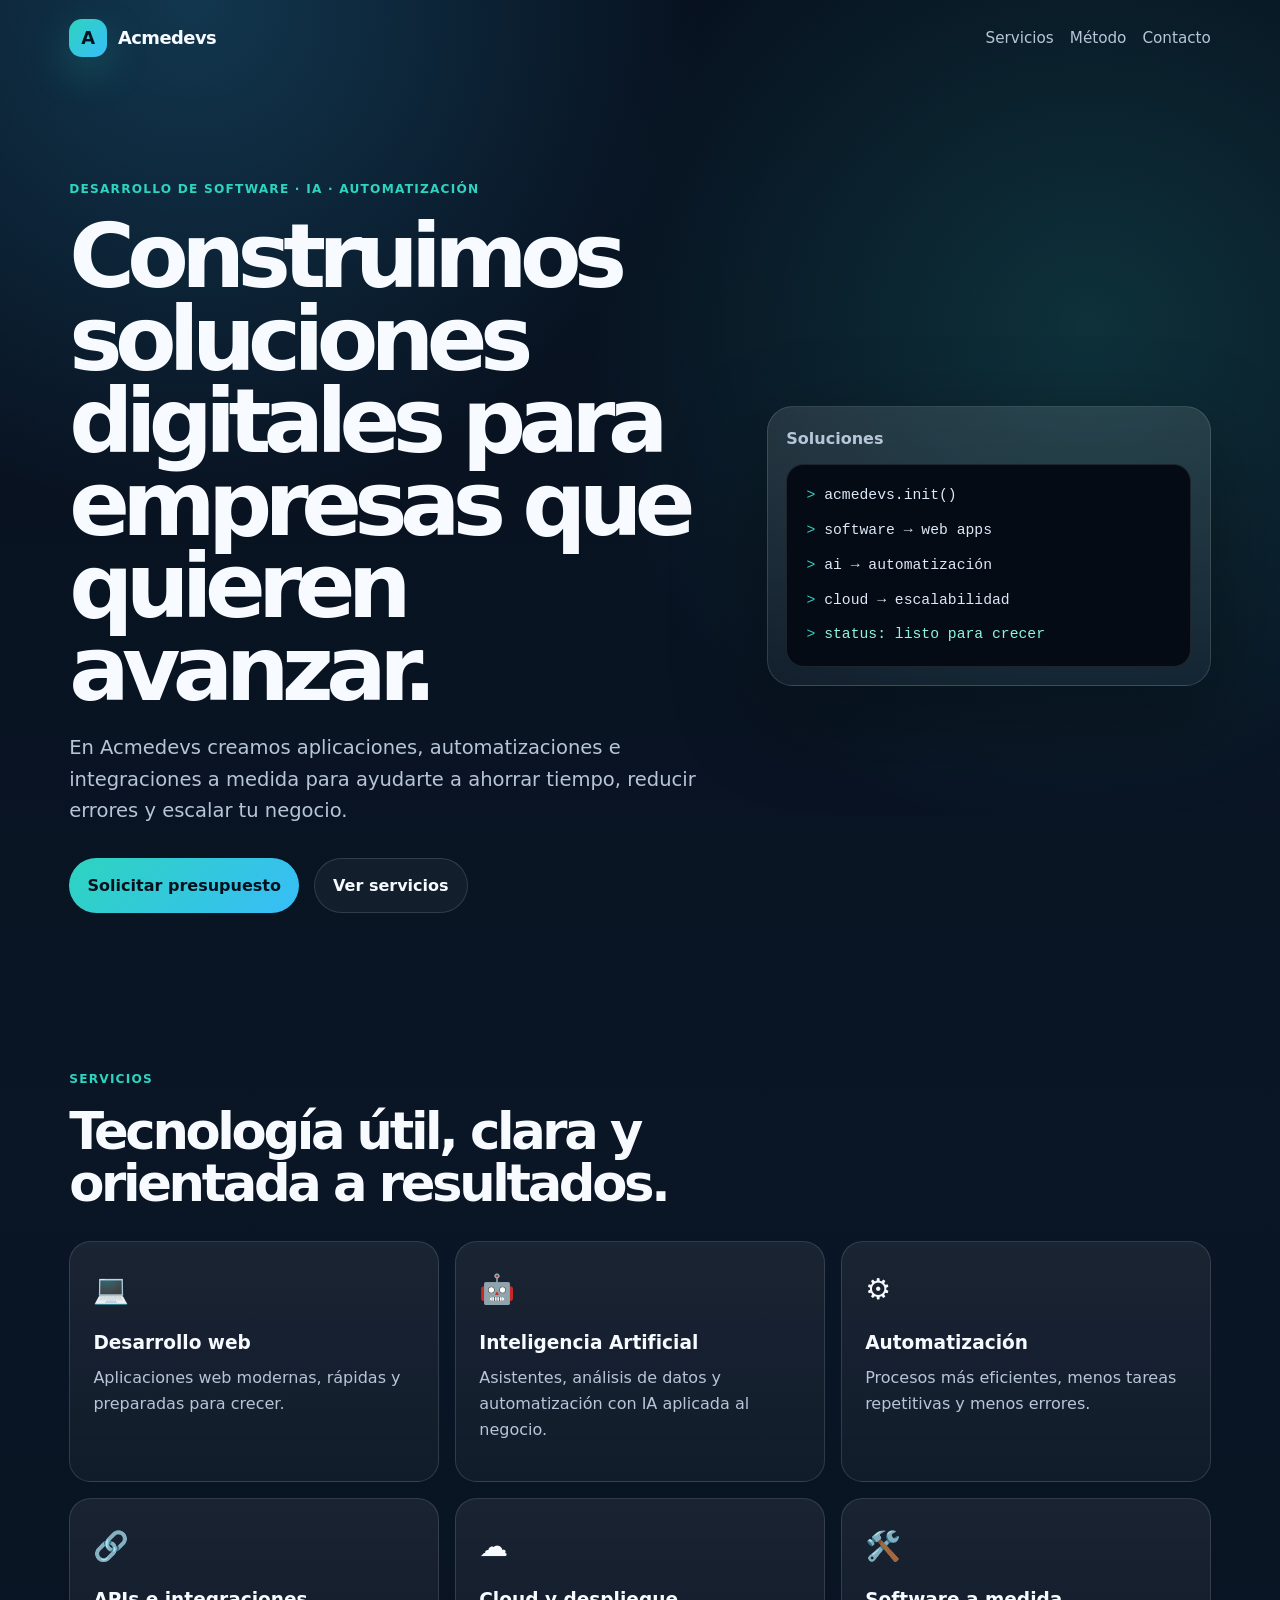
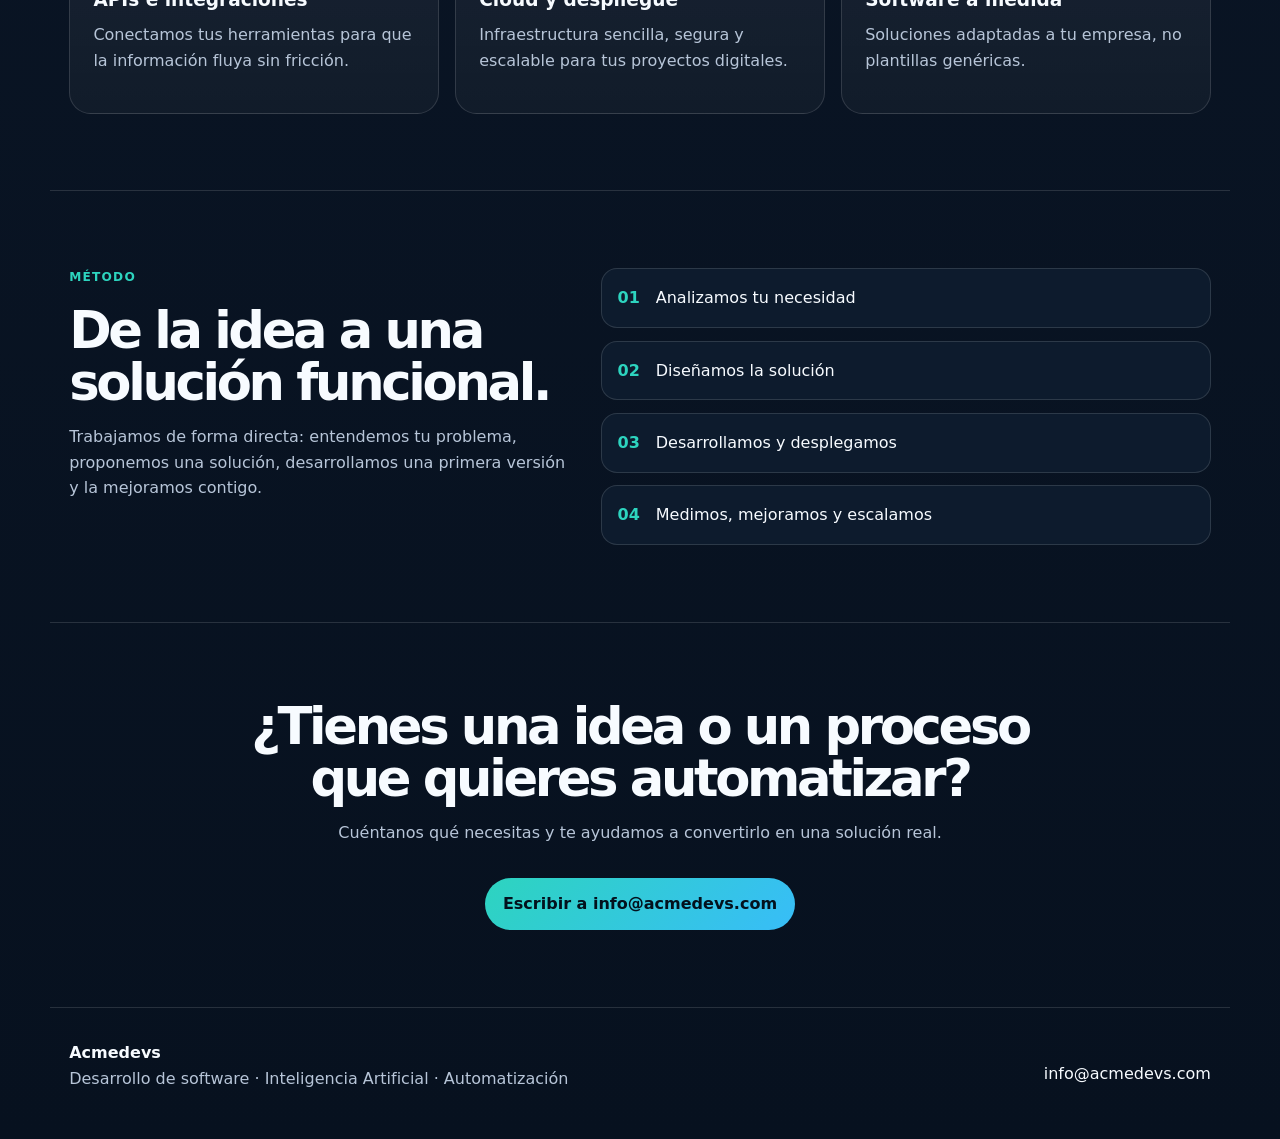
<file: index.html>
<!doctype html>
<html lang="es">
<head>
  <meta charset="utf-8">
  <meta name="viewport" content="width=device-width, initial-scale=1">
  <title>Acmedevs | Software, IA y automatización</title>
  <meta name="description" content="Acmedevs desarrolla aplicaciones web, automatizaciones, integraciones e inteligencia artificial para empresas.">
  <meta name="theme-color" content="#07111f">
  <link rel="stylesheet" href="styles.css">
</head>
<body>
  <header class="header">
    <a class="logo" href="#inicio">
      <span class="logo-mark">A</span>
      <span>Acmedevs</span>
    </a>
    <nav class="nav">
      <a href="#servicios">Servicios</a>
      <a href="#metodo">Método</a>
      <a href="#contacto">Contacto</a>
    </nav>
  </header>

  <main id="inicio">
    <section class="hero">
      <div class="hero-text">
        <p class="tag">Desarrollo de software · IA · Automatización</p>
        <h1>Construimos soluciones digitales para empresas que quieren avanzar.</h1>
        <p class="lead">
          En Acmedevs creamos aplicaciones, automatizaciones e integraciones a medida
          para ayudarte a ahorrar tiempo, reducir errores y escalar tu negocio.
        </p>
        <div class="actions">
          <a class="btn btn-primary" href="mailto:info@acmedevs.com?subject=Solicitud%20de%20presupuesto%20-%20Acmedevs">Solicitar presupuesto</a>
          <a class="btn btn-ghost" href="#servicios">Ver servicios</a>
        </div>
      </div>

      <div class="hero-card">
        <p class="card-label">Soluciones</p>
        <div class="terminal">
          <span>acmedevs.init()</span>
          <span>software → web apps</span>
          <span>ai → automatización</span>
          <span>cloud → escalabilidad</span>
          <span class="success">status: listo para crecer</span>
        </div>
      </div>
    </section>

    <section id="servicios" class="section">
      <div class="section-title">
        <p class="tag">Servicios</p>
        <h2>Tecnología útil, clara y orientada a resultados.</h2>
      </div>

      <div class="grid">
        <article class="service">
          <span>💻</span>
          <h3>Desarrollo web</h3>
          <p>Aplicaciones web modernas, rápidas y preparadas para crecer.</p>
        </article>

        <article class="service">
          <span>🤖</span>
          <h3>Inteligencia Artificial</h3>
          <p>Asistentes, análisis de datos y automatización con IA aplicada al negocio.</p>
        </article>

        <article class="service">
          <span>⚙️</span>
          <h3>Automatización</h3>
          <p>Procesos más eficientes, menos tareas repetitivas y menos errores.</p>
        </article>

        <article class="service">
          <span>🔗</span>
          <h3>APIs e integraciones</h3>
          <p>Conectamos tus herramientas para que la información fluya sin fricción.</p>
        </article>

        <article class="service">
          <span>☁️</span>
          <h3>Cloud y despliegue</h3>
          <p>Infraestructura sencilla, segura y escalable para tus proyectos digitales.</p>
        </article>

        <article class="service">
          <span>🛠️</span>
          <h3>Software a medida</h3>
          <p>Soluciones adaptadas a tu empresa, no plantillas genéricas.</p>
        </article>
      </div>
    </section>

    <section id="metodo" class="section method">
      <div>
        <p class="tag">Método</p>
        <h2>De la idea a una solución funcional.</h2>
        <p class="muted">
          Trabajamos de forma directa: entendemos tu problema, proponemos una solución,
          desarrollamos una primera versión y la mejoramos contigo.
        </p>
      </div>

      <div class="steps">
        <div><strong>01</strong><span>Analizamos tu necesidad</span></div>
        <div><strong>02</strong><span>Diseñamos la solución</span></div>
        <div><strong>03</strong><span>Desarrollamos y desplegamos</span></div>
        <div><strong>04</strong><span>Medimos, mejoramos y escalamos</span></div>
      </div>
    </section>

    <section class="section banner">
      <h2>¿Tienes una idea o un proceso que quieres automatizar?</h2>
      <p>Cuéntanos qué necesitas y te ayudamos a convertirlo en una solución real.</p>
      <a class="btn btn-primary" href="mailto:info@acmedevs.com?subject=Contacto%20desde%20la%20web%20de%20Acmedevs">Escribir a info@acmedevs.com</a>
    </section>
  </main>

  <footer id="contacto" class="footer">
    <div>
      <strong>Acmedevs</strong>
      <p>Desarrollo de software · Inteligencia Artificial · Automatización</p>
    </div>
    <a href="mailto:info@acmedevs.com">info@acmedevs.com</a>
  </footer>
</body>
</html>
</file>
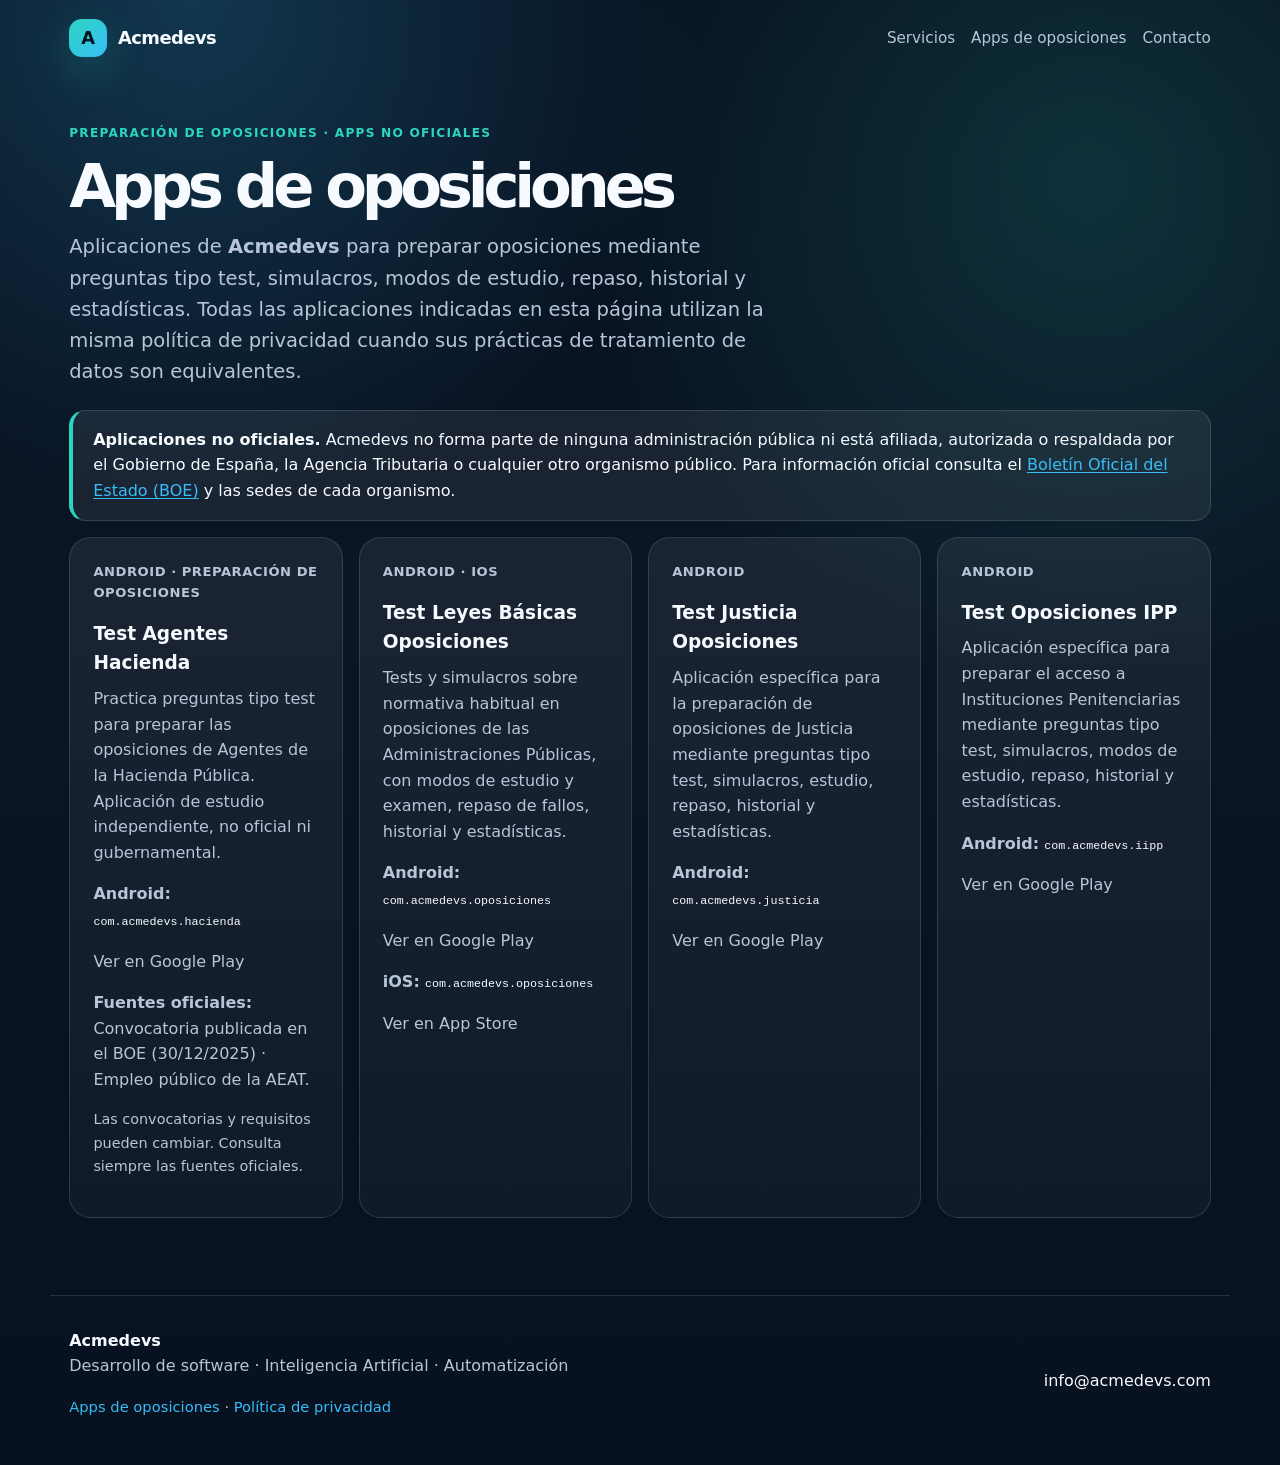
<file: apps.html>
<!doctype html>
<html lang="es">
<head>
  <meta charset="utf-8">
  <meta name="viewport" content="width=device-width, initial-scale=1">
  <title>Apps de Oposiciones | Acmedevs</title>
  <meta name="description" content="Aplicaciones educativas independientes de Acmedevs para preparar oposiciones mediante tests, simulacros y herramientas de estudio.">
  <meta name="theme-color" content="#07111f">
  <link rel="stylesheet" href="styles.css">
  <link rel="stylesheet" href="legal.css">
</head>
<body>
  <header class="header">
    <a class="logo" href="https://acmedevs.com/">
      <span class="logo-mark">A</span>
      <span>Acmedevs</span>
    </a>
    <nav class="nav">
      <a href="https://acmedevs.com/#servicios">Servicios</a>
      <a href="apps.html">Apps de oposiciones</a>
      <a href="mailto:info@acmedevs.com">Contacto</a>
    </nav>
  </header>

  <main class="legal-page">
    <section class="section legal-hero">
      <p class="tag">Preparación de oposiciones · Apps no oficiales</p>
      <h1>Apps de oposiciones</h1>
      <p class="lead">Aplicaciones de <strong>Acmedevs</strong> para preparar oposiciones mediante preguntas tipo test, simulacros, modos de estudio, repaso, historial y estadísticas. Todas las aplicaciones indicadas en esta página utilizan la misma <a href="https://acmedevs.com/privacidad-apps.html">política de privacidad</a> cuando sus prácticas de tratamiento de datos son equivalentes.</p>
      <aside class="app-notice" aria-label="Aviso de independencia institucional">
        <strong>Aplicaciones no oficiales.</strong> Acmedevs no forma parte de ninguna administración pública ni está afiliada, autorizada o respaldada por el Gobierno de España, la Agencia Tributaria o cualquier otro organismo público. Para información oficial consulta el <a href="https://www.boe.es/" rel="noopener noreferrer">Boletín Oficial del Estado (BOE)</a> y las sedes de cada organismo.
      </aside>
    </section>

    <section class="section legal-content">
      <div class="apps-grid">

        <article class="app-card">
          <p class="app-platform">Android · Preparación de oposiciones</p>
          <h3>Test Agentes Hacienda</h3>
          <p>Practica preguntas tipo test para preparar las oposiciones de Agentes de la Hacienda Pública. Aplicación de estudio independiente, no oficial ni gubernamental.</p>
          <p><strong>Android:</strong> <code>com.acmedevs.hacienda</code></p>
          <p><a href="https://play.google.com/store/apps/details?id=com.acmedevs.hacienda" rel="noopener noreferrer">Ver en Google Play</a></p>
          <p><strong>Fuentes oficiales:</strong> <a href="https://www.boe.es/diario_boe/txt.php?id=BOE-A-2025-27056" rel="noopener noreferrer">Convocatoria publicada en el BOE (30/12/2025)</a> · <a href="https://sede.agenciatributaria.gob.es/Sede/trabajar-agencia-tributaria.html" rel="noopener noreferrer">Empleo público de la AEAT</a>.</p>
          <p class="app-card-note">Las convocatorias y requisitos pueden cambiar. Consulta siempre las fuentes oficiales.</p>
        </article>

        <article class="app-card">
          <p class="app-platform">Android · iOS</p>
          <h3>Test Leyes Básicas Oposiciones</h3>
          <p>Tests y simulacros sobre normativa habitual en oposiciones de las Administraciones Públicas, con modos de estudio y examen, repaso de fallos, historial y estadísticas.</p>
          <p><strong>Android:</strong> <code>com.acmedevs.oposiciones</code></p>
          <p><a href="https://play.google.com/store/apps/details?id=com.acmedevs.oposiciones" rel="noopener noreferrer">Ver en Google Play</a></p>
          <p><strong>iOS:</strong> <code>com.acmedevs.oposiciones</code></p>
          <p><a href="https://apps.apple.com/us/app/test-oposiciones/id6806224049">Ver en App Store</a></p>
        </article>

        <article class="app-card">
          <p class="app-platform">Android</p>
          <h3>Test Justicia Oposiciones</h3>
          <p>Aplicación específica para la preparación de oposiciones de Justicia mediante preguntas tipo test, simulacros, estudio, repaso, historial y estadísticas.</p>
          <p><strong>Android:</strong> <code>com.acmedevs.justicia</code></p>
          <p><a href="https://play.google.com/store/apps/details?id=com.acmedevs.justicia" rel="noopener noreferrer">Ver en Google Play</a></p>
        </article>

        <article class="app-card">
          <p class="app-platform">Android</p>
          <h3>Test Oposiciones IPP</h3>
          <p>Aplicación específica para preparar el acceso a Instituciones Penitenciarias mediante preguntas tipo test, simulacros, modos de estudio, repaso, historial y estadísticas.</p>
          <p><strong>Android:</strong> <code>com.acmedevs.iipp</code></p>
          <p><a href="https://play.google.com/store/apps/details?id=com.acmedevs.iipp" rel="noopener noreferrer">Ver en Google Play</a></p>
        </article>

      </div>
    </section>
  </main>

  <footer class="footer">
    <div>
      <strong>Acmedevs</strong>
      <p>Desarrollo de software · Inteligencia Artificial · Automatización</p>
      <p class="footer-links">
        <a href="apps.html">Apps de oposiciones</a>
        ·
        <a href="https://acmedevs.com/privacidad-apps.html">Política de privacidad</a>
      </p>
    </div>
    <a href="mailto:info@acmedevs.com">info@acmedevs.com</a>
  </footer>
</body>
</html>
</file>
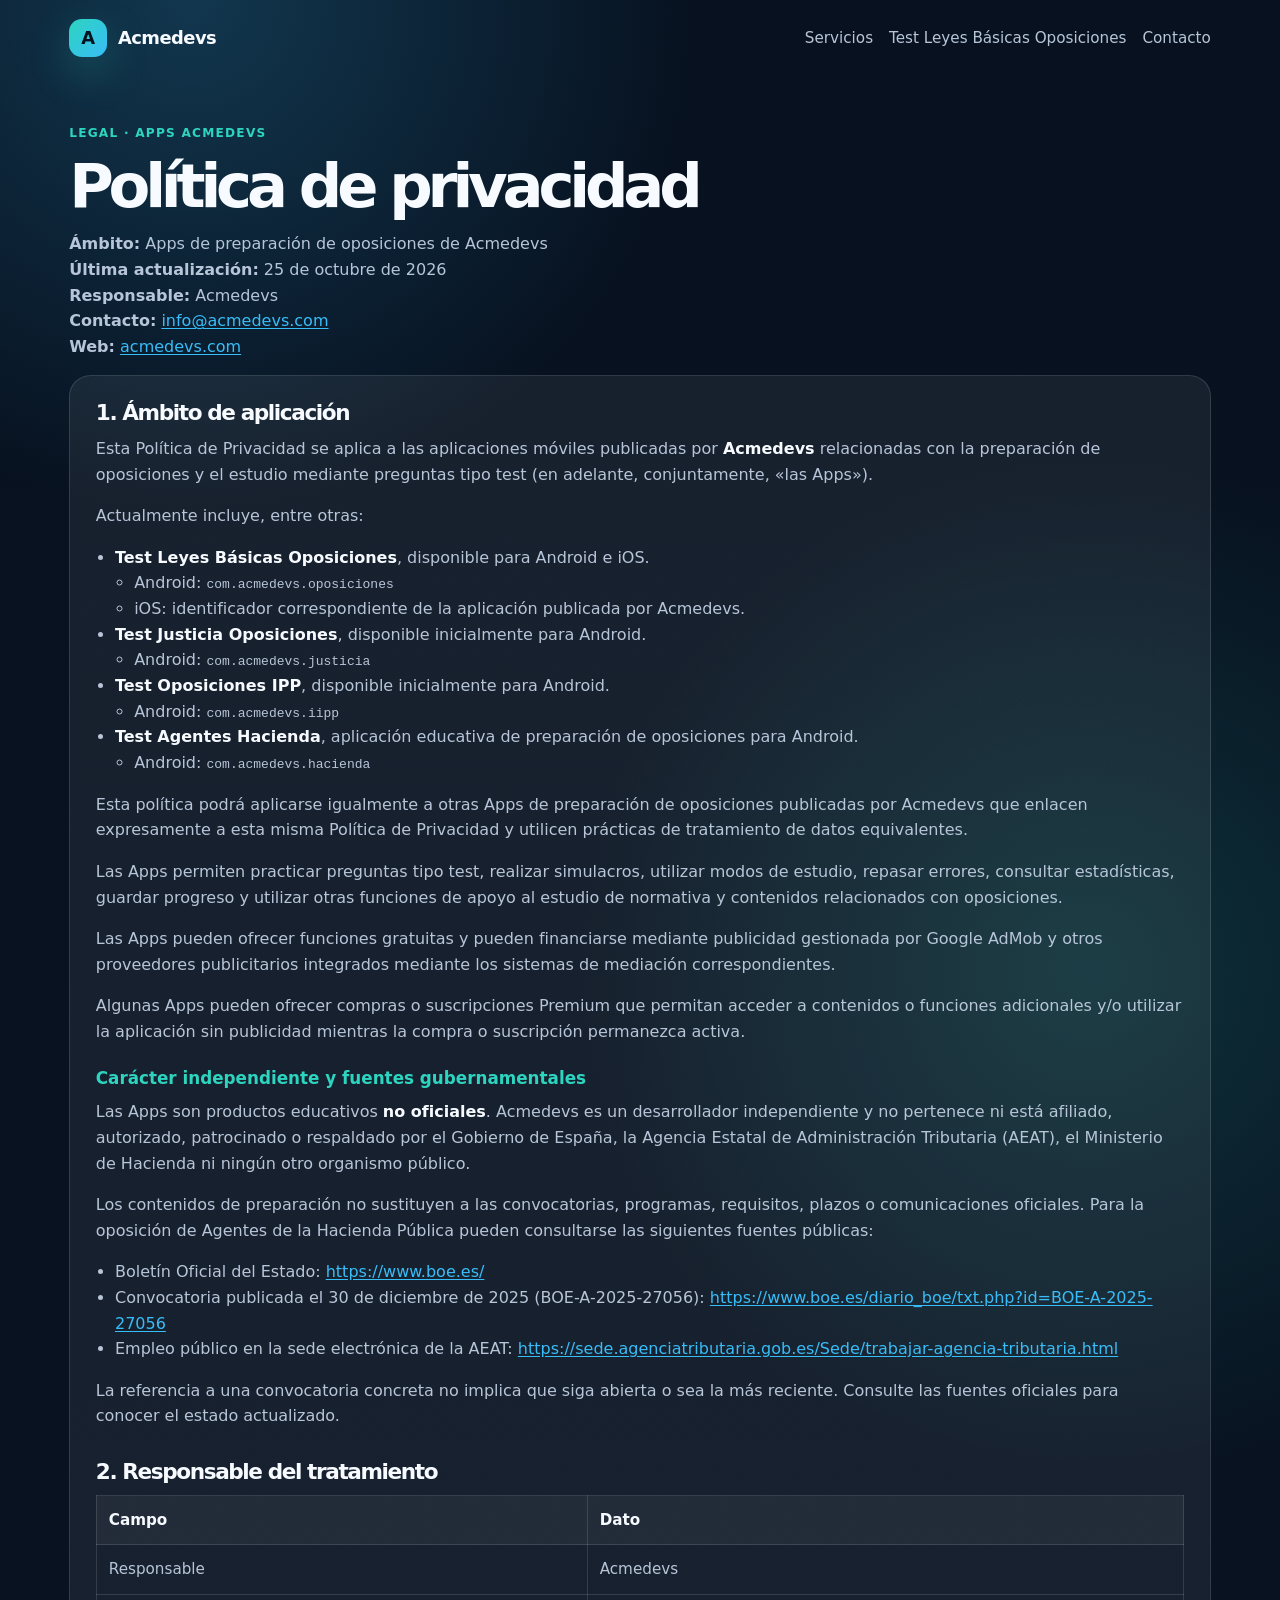
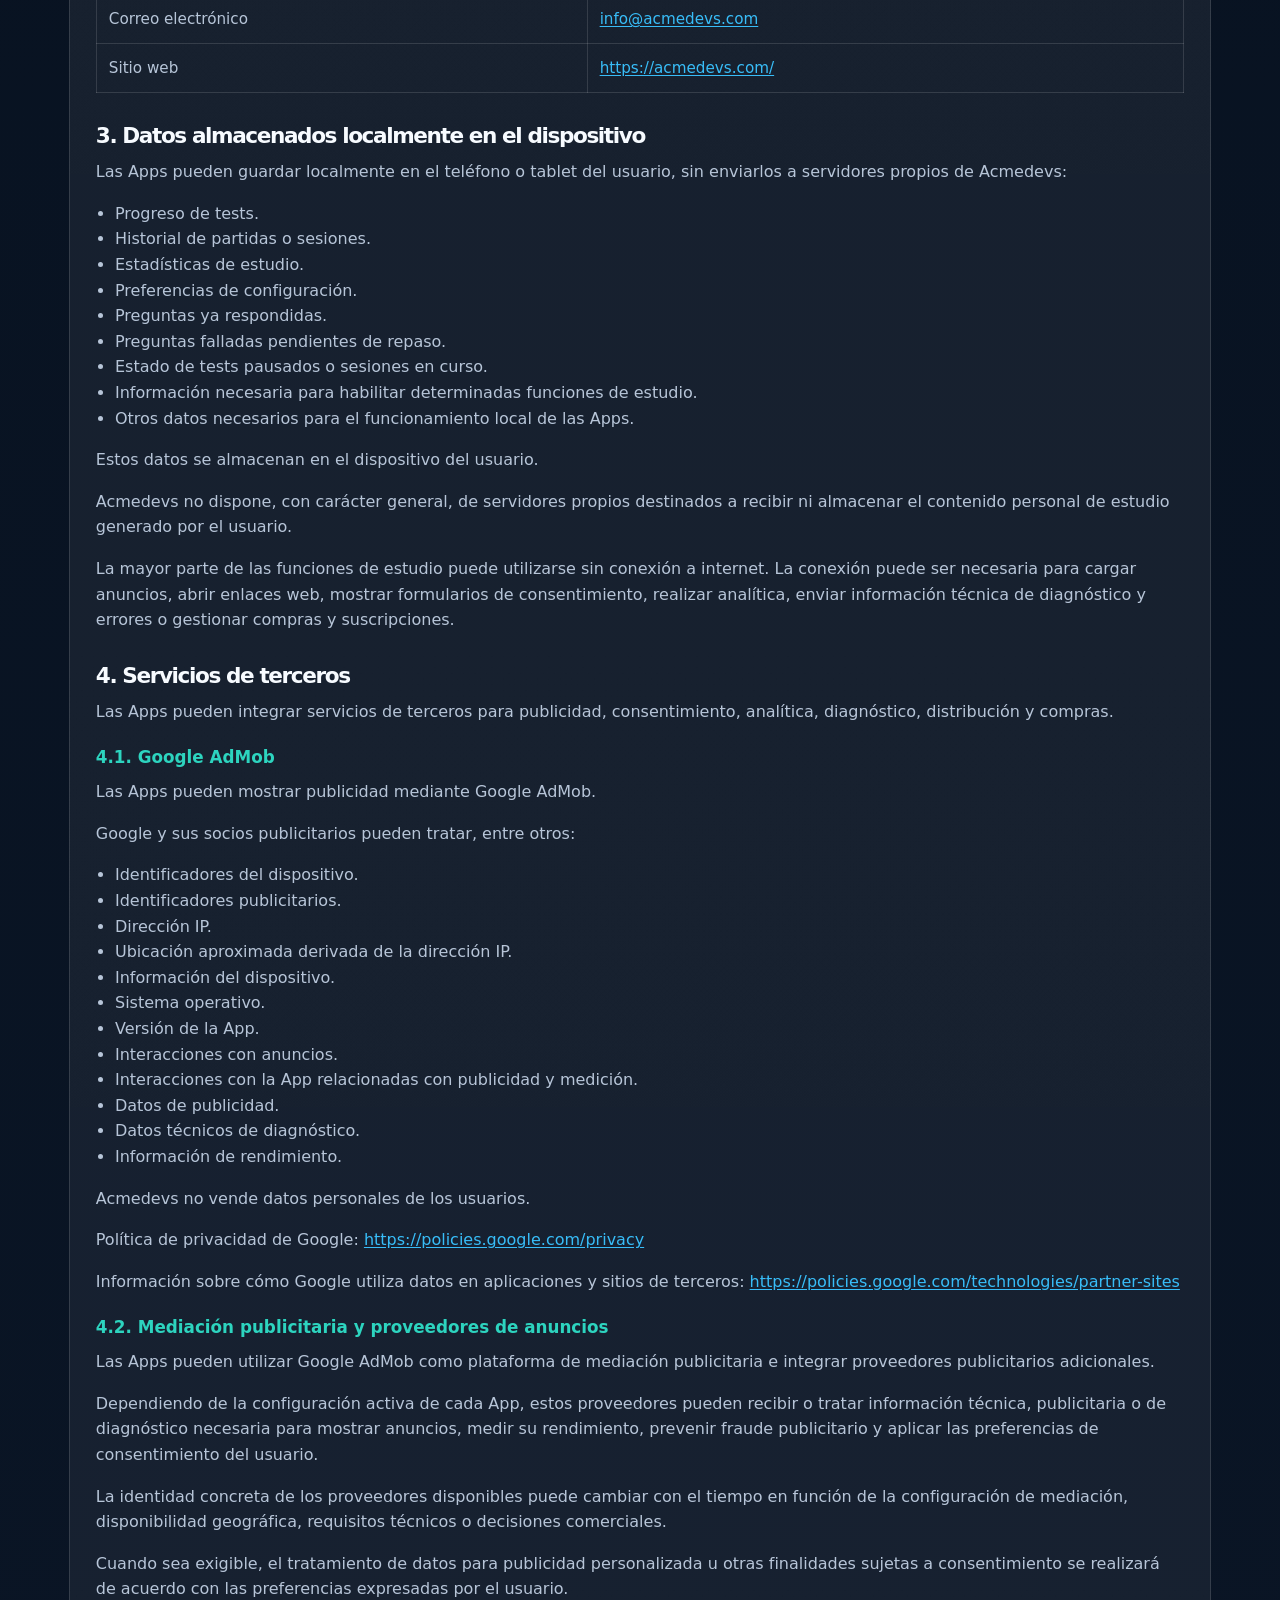
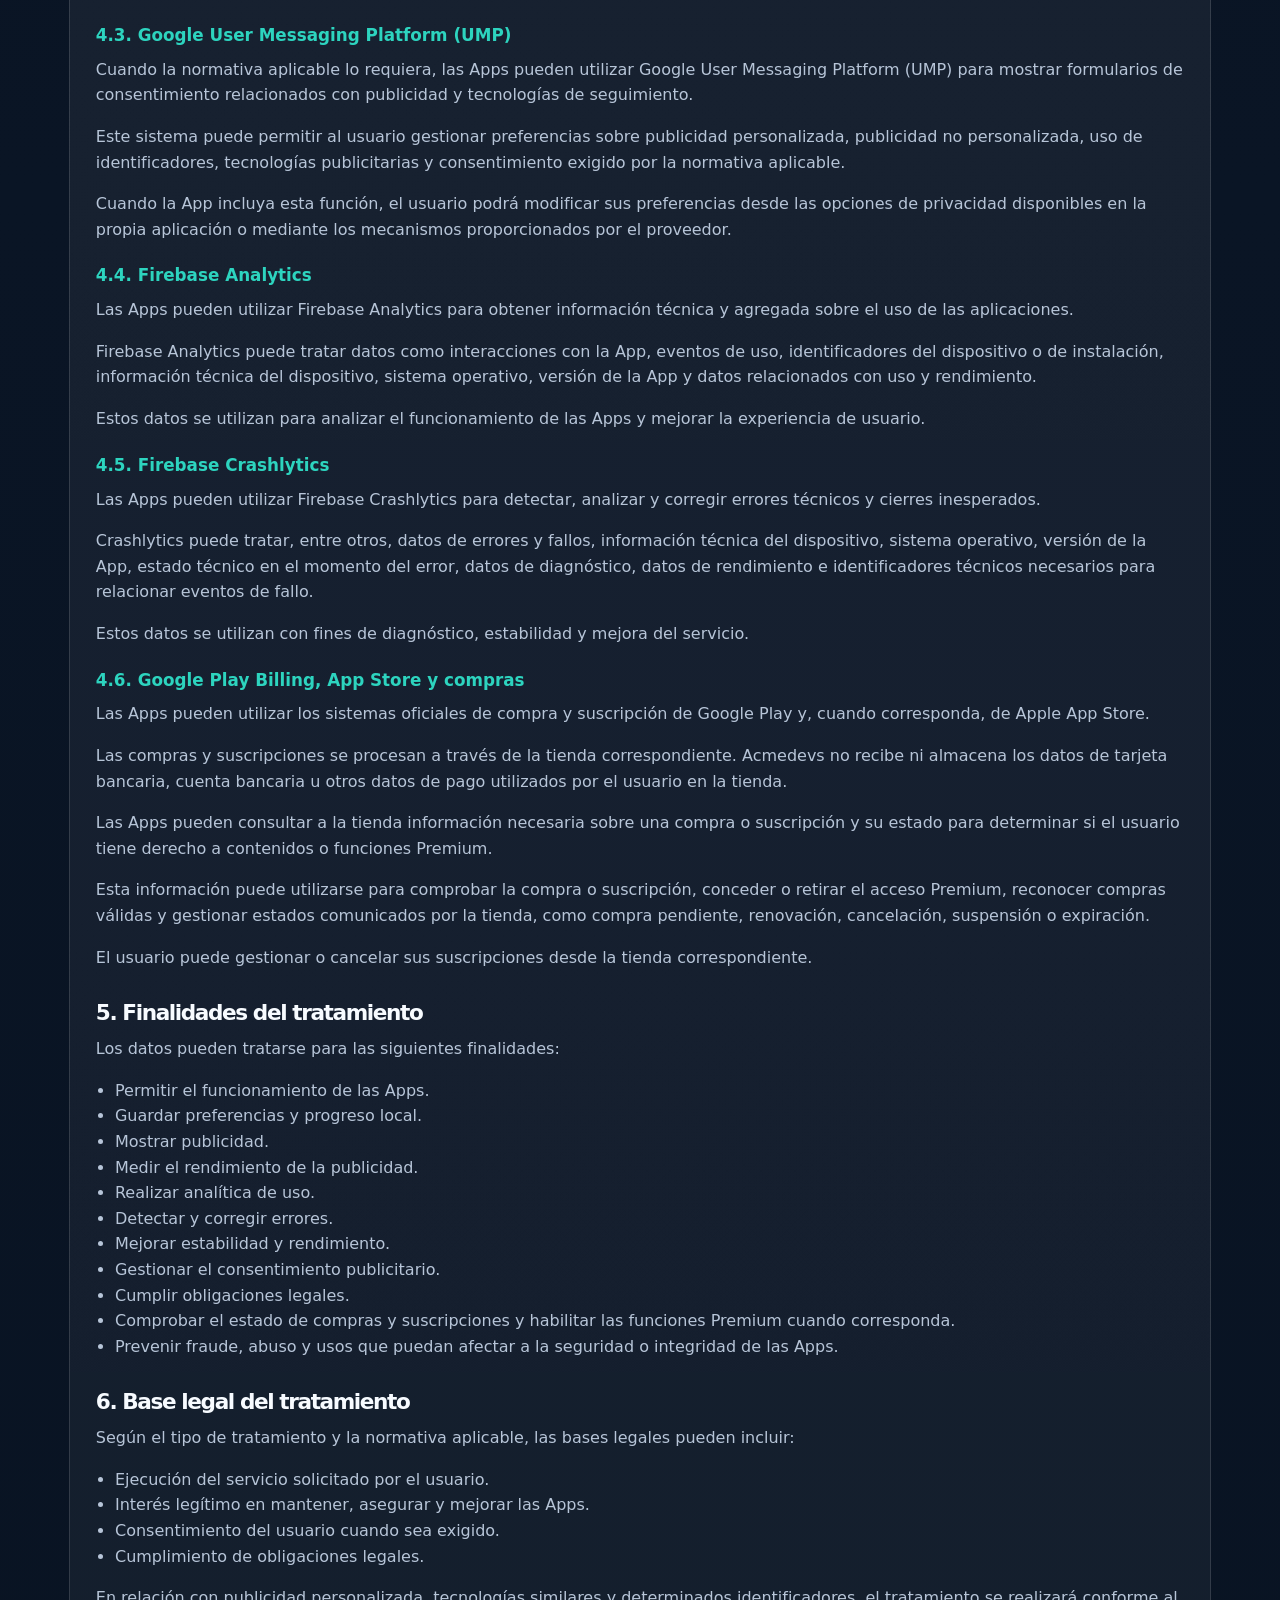
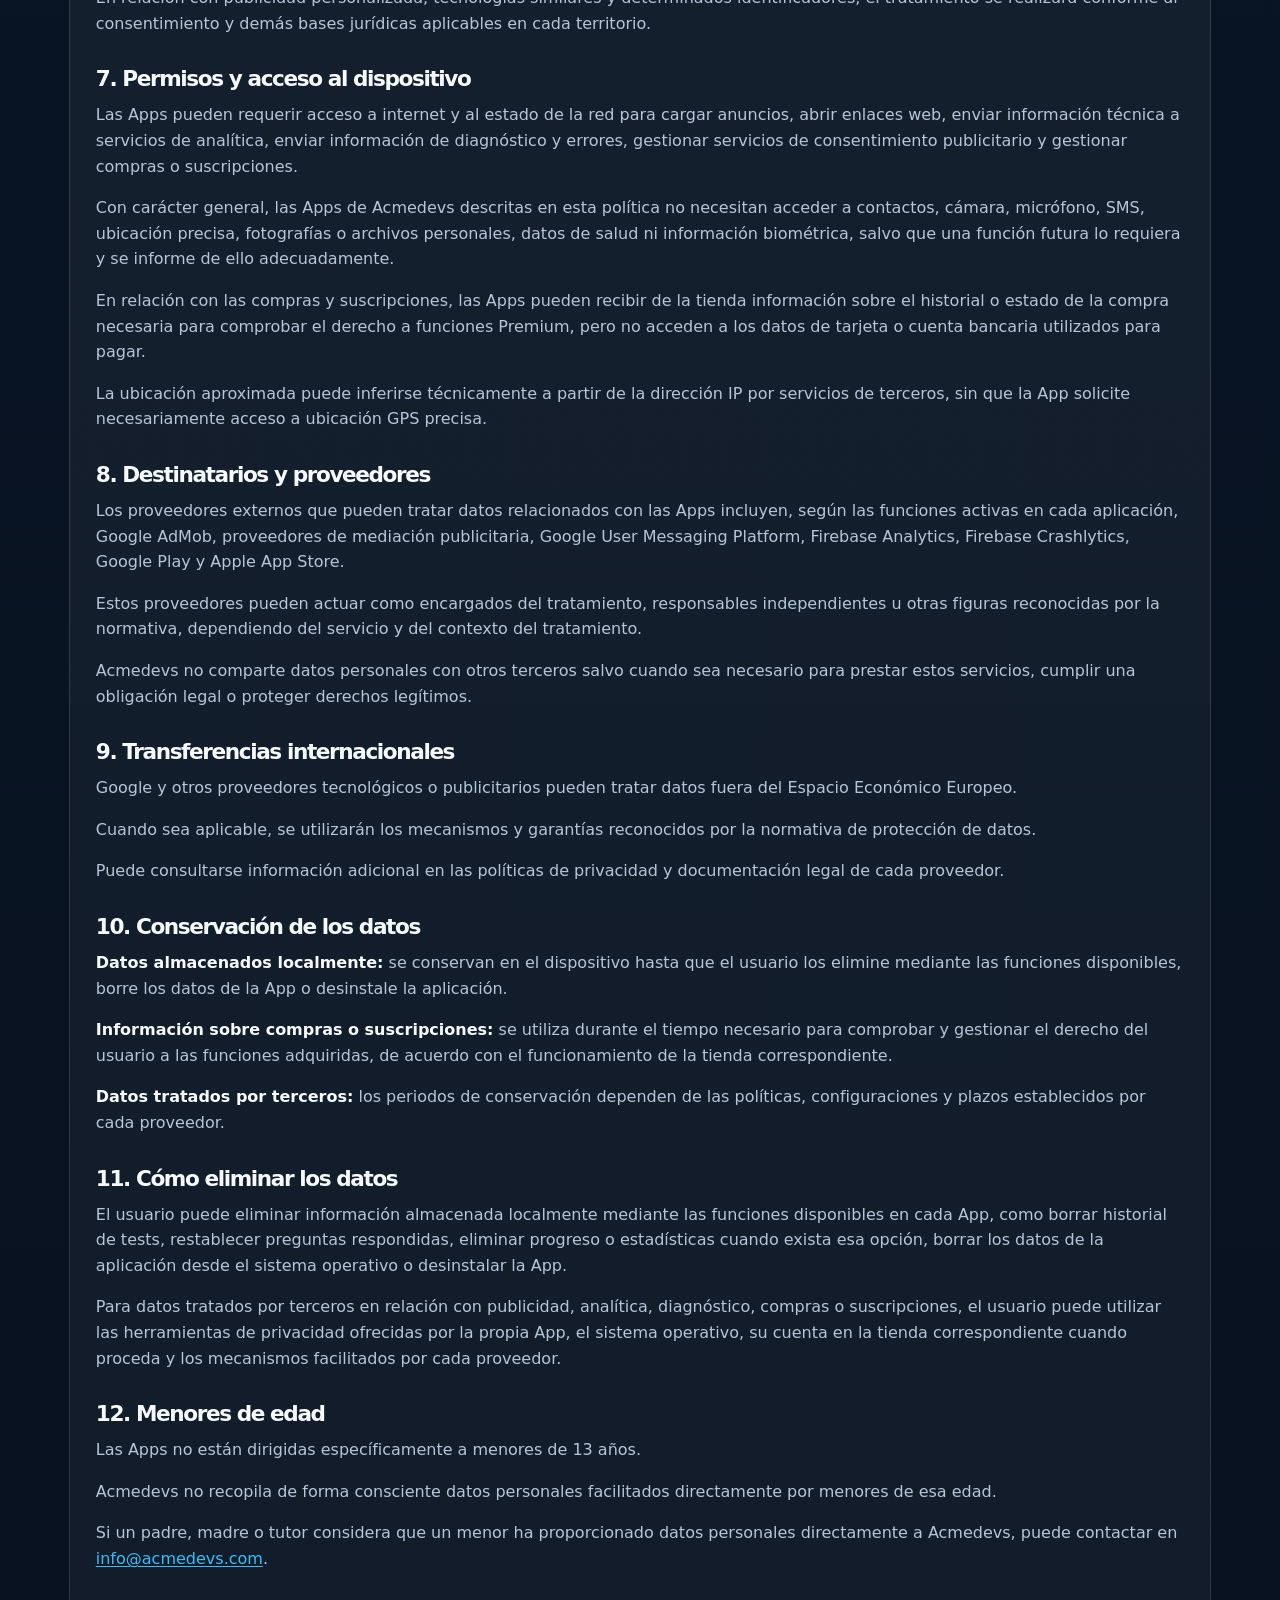
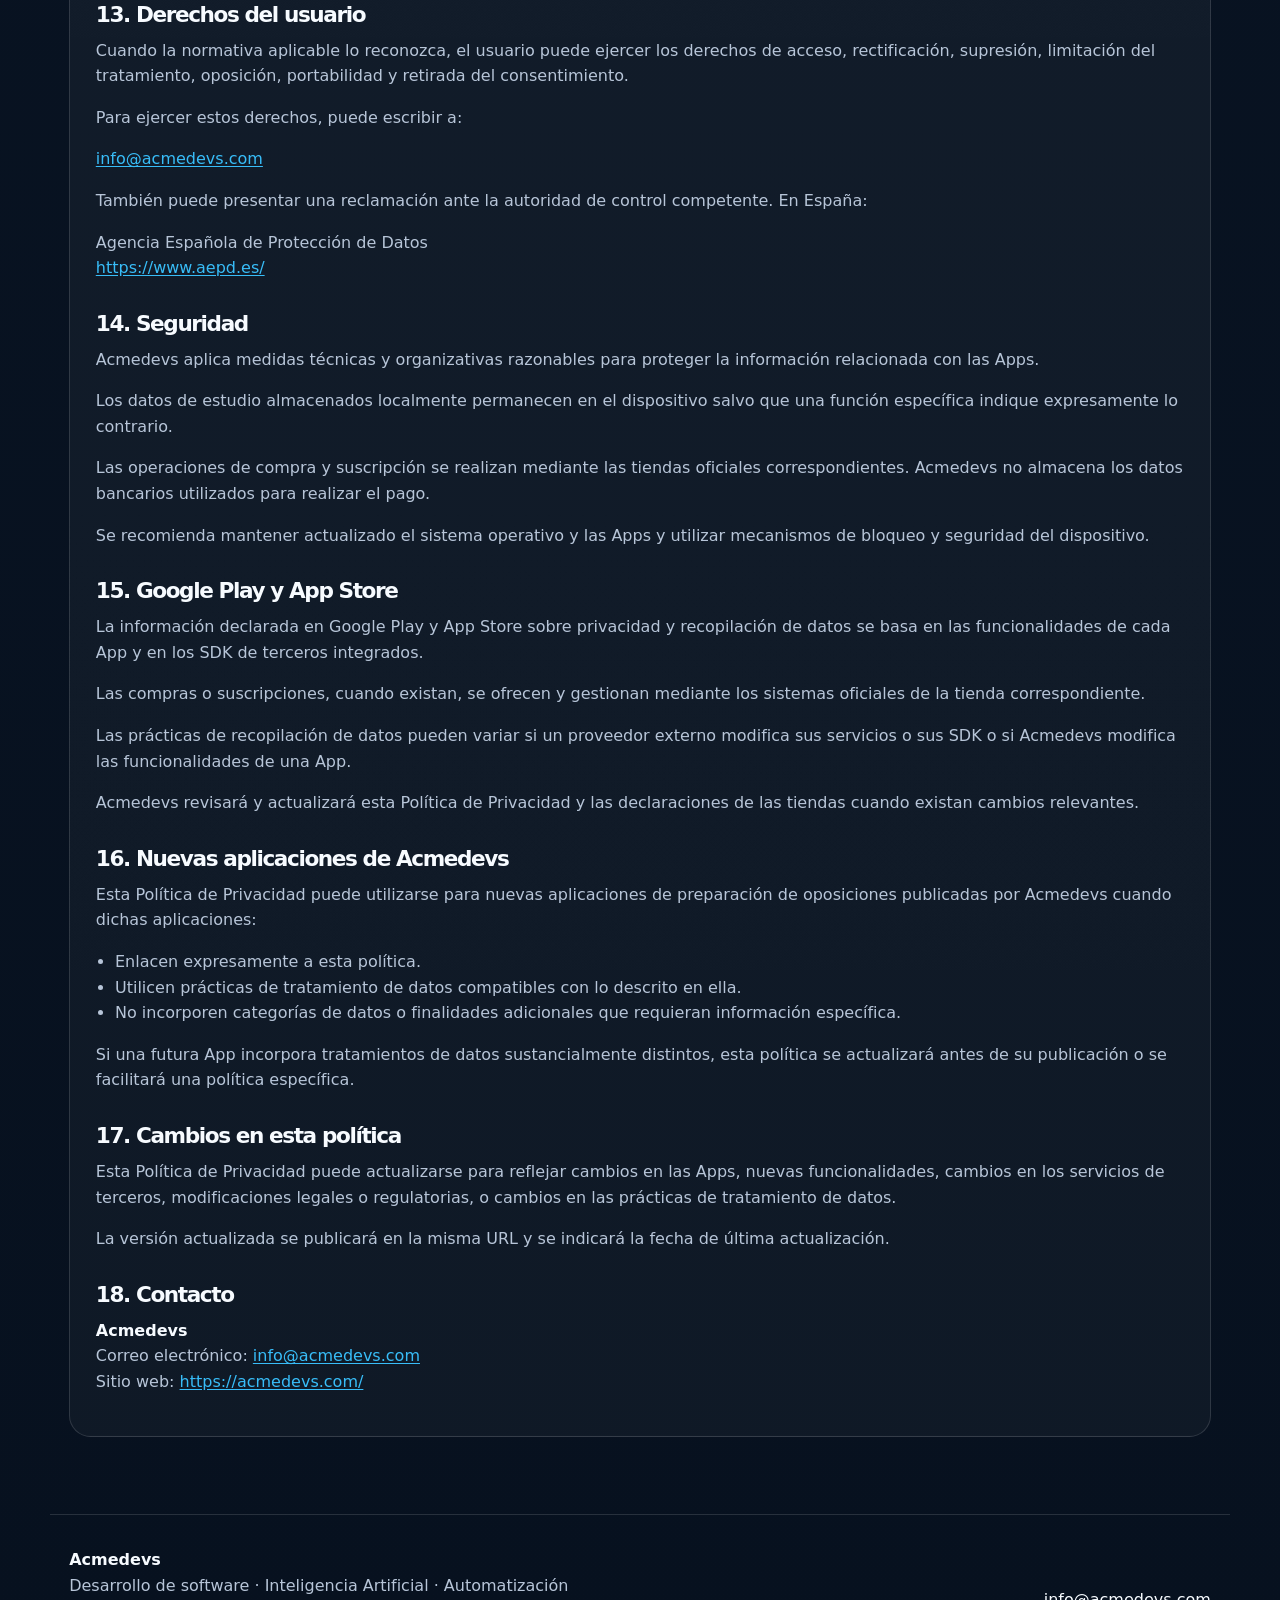
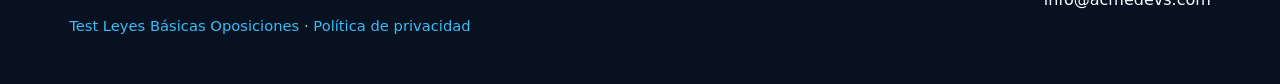
<file: privacidad-apps.html>
<!doctype html>
<html lang="es">
<head>
  <meta charset="utf-8">
  <meta name="viewport" content="width=device-width, initial-scale=1">
  <title>Política de privacidad · Apps Acmedevs</title>
  <meta name="description" content="Política de privacidad de las apps de preparación de oposiciones de Acmedevs (Test Justicia Oposiciones, Test Oposiciones IPP, Test Leyes Básicas Oposiciones y Test Agentes Hacienda).">
  <meta name="theme-color" content="#07111f">
  <link rel="stylesheet" href="styles.css">
  <link rel="stylesheet" href="legal.css">
</head>
<body>
  <header class="header">
    <a class="logo" href="https://acmedevs.com/">
      <span class="logo-mark">A</span>
      <span>Acmedevs</span>
    </a>
    <nav class="nav">
      <a href="https://acmedevs.com/#servicios">Servicios</a>
      <a href="apps.html">Test Leyes Básicas Oposiciones</a>
      <a href="mailto:info@acmedevs.com">Contacto</a>
    </nav>
  </header>

  <main class="legal-page">
    <section class="section legal-hero">
      <p class="tag">Legal · Apps Acmedevs</p>
      <h1>Política de privacidad</h1>
      <p class="lead legal-meta">
        <strong>Ámbito:</strong> Apps de preparación de oposiciones de Acmedevs<br>
        <strong>Última actualización:</strong> 25 de octubre de 2026<br>
        <strong>Responsable:</strong> Acmedevs<br>
        <strong>Contacto:</strong> <a href="mailto:info@acmedevs.com">info@acmedevs.com</a><br>
        <strong>Web:</strong> <a href="https://acmedevs.com/">acmedevs.com</a>
      </p>
    </section>

    <section class="section legal-content">
      <article class="legal-card">
        <h2>1. Ámbito de aplicación</h2>
        <p>Esta Política de Privacidad se aplica a las aplicaciones móviles publicadas por <strong>Acmedevs</strong> relacionadas con la preparación de oposiciones y el estudio mediante preguntas tipo test (en adelante, conjuntamente, «las Apps»).</p>
        <p>Actualmente incluye, entre otras:</p>
        <ul>
          <li><strong>Test Leyes Básicas Oposiciones</strong>, disponible para Android e iOS.
            <ul>
              <li>Android: <code>com.acmedevs.oposiciones</code></li>
              <li>iOS: identificador correspondiente de la aplicación publicada por Acmedevs.</li>
            </ul>
          </li>
          <li><strong>Test Justicia Oposiciones</strong>, disponible inicialmente para Android.
            <ul>
              <li>Android: <code>com.acmedevs.justicia</code></li>
            </ul>
          </li>
          <li><strong>Test Oposiciones IPP</strong>, disponible inicialmente para Android.
            <ul>
              <li>Android: <code>com.acmedevs.iipp</code></li>
            </ul>
          </li>
          <li><strong>Test Agentes Hacienda</strong>, aplicación educativa de preparación de oposiciones para Android.
            <ul>
              <li>Android: <code>com.acmedevs.hacienda</code></li>
            </ul>
          </li>
        </ul>
        <p>Esta política podrá aplicarse igualmente a otras Apps de preparación de oposiciones publicadas por Acmedevs que enlacen expresamente a esta misma Política de Privacidad y utilicen prácticas de tratamiento de datos equivalentes.</p>
        <p>Las Apps permiten practicar preguntas tipo test, realizar simulacros, utilizar modos de estudio, repasar errores, consultar estadísticas, guardar progreso y utilizar otras funciones de apoyo al estudio de normativa y contenidos relacionados con oposiciones.</p>
        <p>Las Apps pueden ofrecer funciones gratuitas y pueden financiarse mediante publicidad gestionada por Google AdMob y otros proveedores publicitarios integrados mediante los sistemas de mediación correspondientes.</p>
        <p>Algunas Apps pueden ofrecer compras o suscripciones Premium que permitan acceder a contenidos o funciones adicionales y/o utilizar la aplicación sin publicidad mientras la compra o suscripción permanezca activa.</p>

        <h3>Carácter independiente y fuentes gubernamentales</h3>
        <p>Las Apps son productos educativos <strong>no oficiales</strong>. Acmedevs es un desarrollador independiente y no pertenece ni está afiliado, autorizado, patrocinado o respaldado por el Gobierno de España, la Agencia Estatal de Administración Tributaria (AEAT), el Ministerio de Hacienda ni ningún otro organismo público.</p>
        <p>Los contenidos de preparación no sustituyen a las convocatorias, programas, requisitos, plazos o comunicaciones oficiales. Para la oposición de Agentes de la Hacienda Pública pueden consultarse las siguientes fuentes públicas:</p>
        <ul>
          <li>Boletín Oficial del Estado: <a href="https://www.boe.es/" rel="noopener noreferrer">https://www.boe.es/</a></li>
          <li>Convocatoria publicada el 30 de diciembre de 2025 (BOE-A-2025-27056): <a href="https://www.boe.es/diario_boe/txt.php?id=BOE-A-2025-27056" rel="noopener noreferrer">https://www.boe.es/diario_boe/txt.php?id=BOE-A-2025-27056</a></li>
          <li>Empleo público en la sede electrónica de la AEAT: <a href="https://sede.agenciatributaria.gob.es/Sede/trabajar-agencia-tributaria.html" rel="noopener noreferrer">https://sede.agenciatributaria.gob.es/Sede/trabajar-agencia-tributaria.html</a></li>
        </ul>
        <p>La referencia a una convocatoria concreta no implica que siga abierta o sea la más reciente. Consulte las fuentes oficiales para conocer el estado actualizado.</p>

        <h2>2. Responsable del tratamiento</h2>
        <table class="legal-table">
          <thead>
            <tr><th>Campo</th><th>Dato</th></tr>
          </thead>
          <tbody>
            <tr><td>Responsable</td><td>Acmedevs</td></tr>
            <tr><td>Correo electrónico</td><td><a href="mailto:info@acmedevs.com">info@acmedevs.com</a></td></tr>
            <tr><td>Sitio web</td><td><a href="https://acmedevs.com/">https://acmedevs.com/</a></td></tr>
          </tbody>
        </table>

        <h2>3. Datos almacenados localmente en el dispositivo</h2>
        <p>Las Apps pueden guardar localmente en el teléfono o tablet del usuario, sin enviarlos a servidores propios de Acmedevs:</p>
        <ul>
          <li>Progreso de tests.</li>
          <li>Historial de partidas o sesiones.</li>
          <li>Estadísticas de estudio.</li>
          <li>Preferencias de configuración.</li>
          <li>Preguntas ya respondidas.</li>
          <li>Preguntas falladas pendientes de repaso.</li>
          <li>Estado de tests pausados o sesiones en curso.</li>
          <li>Información necesaria para habilitar determinadas funciones de estudio.</li>
          <li>Otros datos necesarios para el funcionamiento local de las Apps.</li>
        </ul>
        <p>Estos datos se almacenan en el dispositivo del usuario.</p>
        <p>Acmedevs no dispone, con carácter general, de servidores propios destinados a recibir ni almacenar el contenido personal de estudio generado por el usuario.</p>
        <p>La mayor parte de las funciones de estudio puede utilizarse sin conexión a internet. La conexión puede ser necesaria para cargar anuncios, abrir enlaces web, mostrar formularios de consentimiento, realizar analítica, enviar información técnica de diagnóstico y errores o gestionar compras y suscripciones.</p>

        <h2>4. Servicios de terceros</h2>
        <p>Las Apps pueden integrar servicios de terceros para publicidad, consentimiento, analítica, diagnóstico, distribución y compras.</p>

        <h3>4.1. Google AdMob</h3>
        <p>Las Apps pueden mostrar publicidad mediante Google AdMob.</p>
        <p>Google y sus socios publicitarios pueden tratar, entre otros:</p>
        <ul>
          <li>Identificadores del dispositivo.</li>
          <li>Identificadores publicitarios.</li>
          <li>Dirección IP.</li>
          <li>Ubicación aproximada derivada de la dirección IP.</li>
          <li>Información del dispositivo.</li>
          <li>Sistema operativo.</li>
          <li>Versión de la App.</li>
          <li>Interacciones con anuncios.</li>
          <li>Interacciones con la App relacionadas con publicidad y medición.</li>
          <li>Datos de publicidad.</li>
          <li>Datos técnicos de diagnóstico.</li>
          <li>Información de rendimiento.</li>
        </ul>
        <p>Acmedevs no vende datos personales de los usuarios.</p>
        <p>Política de privacidad de Google: <a href="https://policies.google.com/privacy" rel="noopener noreferrer">https://policies.google.com/privacy</a></p>
        <p>Información sobre cómo Google utiliza datos en aplicaciones y sitios de terceros: <a href="https://policies.google.com/technologies/partner-sites" rel="noopener noreferrer">https://policies.google.com/technologies/partner-sites</a></p>

        <h3>4.2. Mediación publicitaria y proveedores de anuncios</h3>
        <p>Las Apps pueden utilizar Google AdMob como plataforma de mediación publicitaria e integrar proveedores publicitarios adicionales.</p>
        <p>Dependiendo de la configuración activa de cada App, estos proveedores pueden recibir o tratar información técnica, publicitaria o de diagnóstico necesaria para mostrar anuncios, medir su rendimiento, prevenir fraude publicitario y aplicar las preferencias de consentimiento del usuario.</p>
        <p>La identidad concreta de los proveedores disponibles puede cambiar con el tiempo en función de la configuración de mediación, disponibilidad geográfica, requisitos técnicos o decisiones comerciales.</p>
        <p>Cuando sea exigible, el tratamiento de datos para publicidad personalizada u otras finalidades sujetas a consentimiento se realizará de acuerdo con las preferencias expresadas por el usuario.</p>

        <h3>4.3. Google User Messaging Platform (UMP)</h3>
        <p>Cuando la normativa aplicable lo requiera, las Apps pueden utilizar Google User Messaging Platform (UMP) para mostrar formularios de consentimiento relacionados con publicidad y tecnologías de seguimiento.</p>
        <p>Este sistema puede permitir al usuario gestionar preferencias sobre publicidad personalizada, publicidad no personalizada, uso de identificadores, tecnologías publicitarias y consentimiento exigido por la normativa aplicable.</p>
        <p>Cuando la App incluya esta función, el usuario podrá modificar sus preferencias desde las opciones de privacidad disponibles en la propia aplicación o mediante los mecanismos proporcionados por el proveedor.</p>

        <h3>4.4. Firebase Analytics</h3>
        <p>Las Apps pueden utilizar Firebase Analytics para obtener información técnica y agregada sobre el uso de las aplicaciones.</p>
        <p>Firebase Analytics puede tratar datos como interacciones con la App, eventos de uso, identificadores del dispositivo o de instalación, información técnica del dispositivo, sistema operativo, versión de la App y datos relacionados con uso y rendimiento.</p>
        <p>Estos datos se utilizan para analizar el funcionamiento de las Apps y mejorar la experiencia de usuario.</p>

        <h3>4.5. Firebase Crashlytics</h3>
        <p>Las Apps pueden utilizar Firebase Crashlytics para detectar, analizar y corregir errores técnicos y cierres inesperados.</p>
        <p>Crashlytics puede tratar, entre otros, datos de errores y fallos, información técnica del dispositivo, sistema operativo, versión de la App, estado técnico en el momento del error, datos de diagnóstico, datos de rendimiento e identificadores técnicos necesarios para relacionar eventos de fallo.</p>
        <p>Estos datos se utilizan con fines de diagnóstico, estabilidad y mejora del servicio.</p>

        <h3>4.6. Google Play Billing, App Store y compras</h3>
        <p>Las Apps pueden utilizar los sistemas oficiales de compra y suscripción de Google Play y, cuando corresponda, de Apple App Store.</p>
        <p>Las compras y suscripciones se procesan a través de la tienda correspondiente. Acmedevs no recibe ni almacena los datos de tarjeta bancaria, cuenta bancaria u otros datos de pago utilizados por el usuario en la tienda.</p>
        <p>Las Apps pueden consultar a la tienda información necesaria sobre una compra o suscripción y su estado para determinar si el usuario tiene derecho a contenidos o funciones Premium.</p>
        <p>Esta información puede utilizarse para comprobar la compra o suscripción, conceder o retirar el acceso Premium, reconocer compras válidas y gestionar estados comunicados por la tienda, como compra pendiente, renovación, cancelación, suspensión o expiración.</p>
        <p>El usuario puede gestionar o cancelar sus suscripciones desde la tienda correspondiente.</p>

        <h2>5. Finalidades del tratamiento</h2>
        <p>Los datos pueden tratarse para las siguientes finalidades:</p>
        <ul>
          <li>Permitir el funcionamiento de las Apps.</li>
          <li>Guardar preferencias y progreso local.</li>
          <li>Mostrar publicidad.</li>
          <li>Medir el rendimiento de la publicidad.</li>
          <li>Realizar analítica de uso.</li>
          <li>Detectar y corregir errores.</li>
          <li>Mejorar estabilidad y rendimiento.</li>
          <li>Gestionar el consentimiento publicitario.</li>
          <li>Cumplir obligaciones legales.</li>
          <li>Comprobar el estado de compras y suscripciones y habilitar las funciones Premium cuando corresponda.</li>
          <li>Prevenir fraude, abuso y usos que puedan afectar a la seguridad o integridad de las Apps.</li>
        </ul>

        <h2>6. Base legal del tratamiento</h2>
        <p>Según el tipo de tratamiento y la normativa aplicable, las bases legales pueden incluir:</p>
        <ul>
          <li>Ejecución del servicio solicitado por el usuario.</li>
          <li>Interés legítimo en mantener, asegurar y mejorar las Apps.</li>
          <li>Consentimiento del usuario cuando sea exigido.</li>
          <li>Cumplimiento de obligaciones legales.</li>
        </ul>
        <p>En relación con publicidad personalizada, tecnologías similares y determinados identificadores, el tratamiento se realizará conforme al consentimiento y demás bases jurídicas aplicables en cada territorio.</p>

        <h2>7. Permisos y acceso al dispositivo</h2>
        <p>Las Apps pueden requerir acceso a internet y al estado de la red para cargar anuncios, abrir enlaces web, enviar información técnica a servicios de analítica, enviar información de diagnóstico y errores, gestionar servicios de consentimiento publicitario y gestionar compras o suscripciones.</p>
        <p>Con carácter general, las Apps de Acmedevs descritas en esta política no necesitan acceder a contactos, cámara, micrófono, SMS, ubicación precisa, fotografías o archivos personales, datos de salud ni información biométrica, salvo que una función futura lo requiera y se informe de ello adecuadamente.</p>
        <p>En relación con las compras y suscripciones, las Apps pueden recibir de la tienda información sobre el historial o estado de la compra necesaria para comprobar el derecho a funciones Premium, pero no acceden a los datos de tarjeta o cuenta bancaria utilizados para pagar.</p>
        <p>La ubicación aproximada puede inferirse técnicamente a partir de la dirección IP por servicios de terceros, sin que la App solicite necesariamente acceso a ubicación GPS precisa.</p>

        <h2>8. Destinatarios y proveedores</h2>
        <p>Los proveedores externos que pueden tratar datos relacionados con las Apps incluyen, según las funciones activas en cada aplicación, Google AdMob, proveedores de mediación publicitaria, Google User Messaging Platform, Firebase Analytics, Firebase Crashlytics, Google Play y Apple App Store.</p>
        <p>Estos proveedores pueden actuar como encargados del tratamiento, responsables independientes u otras figuras reconocidas por la normativa, dependiendo del servicio y del contexto del tratamiento.</p>
        <p>Acmedevs no comparte datos personales con otros terceros salvo cuando sea necesario para prestar estos servicios, cumplir una obligación legal o proteger derechos legítimos.</p>

        <h2>9. Transferencias internacionales</h2>
        <p>Google y otros proveedores tecnológicos o publicitarios pueden tratar datos fuera del Espacio Económico Europeo.</p>
        <p>Cuando sea aplicable, se utilizarán los mecanismos y garantías reconocidos por la normativa de protección de datos.</p>
        <p>Puede consultarse información adicional en las políticas de privacidad y documentación legal de cada proveedor.</p>

        <h2>10. Conservación de los datos</h2>
        <p><strong>Datos almacenados localmente:</strong> se conservan en el dispositivo hasta que el usuario los elimine mediante las funciones disponibles, borre los datos de la App o desinstale la aplicación.</p>
        <p><strong>Información sobre compras o suscripciones:</strong> se utiliza durante el tiempo necesario para comprobar y gestionar el derecho del usuario a las funciones adquiridas, de acuerdo con el funcionamiento de la tienda correspondiente.</p>
        <p><strong>Datos tratados por terceros:</strong> los periodos de conservación dependen de las políticas, configuraciones y plazos establecidos por cada proveedor.</p>

        <h2>11. Cómo eliminar los datos</h2>
        <p>El usuario puede eliminar información almacenada localmente mediante las funciones disponibles en cada App, como borrar historial de tests, restablecer preguntas respondidas, eliminar progreso o estadísticas cuando exista esa opción, borrar los datos de la aplicación desde el sistema operativo o desinstalar la App.</p>
        <p>Para datos tratados por terceros en relación con publicidad, analítica, diagnóstico, compras o suscripciones, el usuario puede utilizar las herramientas de privacidad ofrecidas por la propia App, el sistema operativo, su cuenta en la tienda correspondiente cuando proceda y los mecanismos facilitados por cada proveedor.</p>

        <h2>12. Menores de edad</h2>
        <p>Las Apps no están dirigidas específicamente a menores de 13 años.</p>
        <p>Acmedevs no recopila de forma consciente datos personales facilitados directamente por menores de esa edad.</p>
        <p>Si un padre, madre o tutor considera que un menor ha proporcionado datos personales directamente a Acmedevs, puede contactar en <a href="mailto:info@acmedevs.com">info@acmedevs.com</a>.</p>

        <h2>13. Derechos del usuario</h2>
        <p>Cuando la normativa aplicable lo reconozca, el usuario puede ejercer los derechos de acceso, rectificación, supresión, limitación del tratamiento, oposición, portabilidad y retirada del consentimiento.</p>
        <p>Para ejercer estos derechos, puede escribir a:</p>
        <p><a href="mailto:info@acmedevs.com">info@acmedevs.com</a></p>
        <p>También puede presentar una reclamación ante la autoridad de control competente. En España:</p>
        <p>Agencia Española de Protección de Datos<br>
        <a href="https://www.aepd.es/" rel="noopener noreferrer">https://www.aepd.es/</a></p>

        <h2>14. Seguridad</h2>
        <p>Acmedevs aplica medidas técnicas y organizativas razonables para proteger la información relacionada con las Apps.</p>
        <p>Los datos de estudio almacenados localmente permanecen en el dispositivo salvo que una función específica indique expresamente lo contrario.</p>
        <p>Las operaciones de compra y suscripción se realizan mediante las tiendas oficiales correspondientes. Acmedevs no almacena los datos bancarios utilizados para realizar el pago.</p>
        <p>Se recomienda mantener actualizado el sistema operativo y las Apps y utilizar mecanismos de bloqueo y seguridad del dispositivo.</p>

        <h2>15. Google Play y App Store</h2>
        <p>La información declarada en Google Play y App Store sobre privacidad y recopilación de datos se basa en las funcionalidades de cada App y en los SDK de terceros integrados.</p>
        <p>Las compras o suscripciones, cuando existan, se ofrecen y gestionan mediante los sistemas oficiales de la tienda correspondiente.</p>
        <p>Las prácticas de recopilación de datos pueden variar si un proveedor externo modifica sus servicios o sus SDK o si Acmedevs modifica las funcionalidades de una App.</p>
        <p>Acmedevs revisará y actualizará esta Política de Privacidad y las declaraciones de las tiendas cuando existan cambios relevantes.</p>

        <h2>16. Nuevas aplicaciones de Acmedevs</h2>
        <p>Esta Política de Privacidad puede utilizarse para nuevas aplicaciones de preparación de oposiciones publicadas por Acmedevs cuando dichas aplicaciones:</p>
        <ul>
          <li>Enlacen expresamente a esta política.</li>
          <li>Utilicen prácticas de tratamiento de datos compatibles con lo descrito en ella.</li>
          <li>No incorporen categorías de datos o finalidades adicionales que requieran información específica.</li>
        </ul>
        <p>Si una futura App incorpora tratamientos de datos sustancialmente distintos, esta política se actualizará antes de su publicación o se facilitará una política específica.</p>

        <h2>17. Cambios en esta política</h2>
        <p>Esta Política de Privacidad puede actualizarse para reflejar cambios en las Apps, nuevas funcionalidades, cambios en los servicios de terceros, modificaciones legales o regulatorias, o cambios en las prácticas de tratamiento de datos.</p>
        <p>La versión actualizada se publicará en la misma URL y se indicará la fecha de última actualización.</p>

        <h2>18. Contacto</h2>
        <p><strong>Acmedevs</strong><br>
        Correo electrónico: <a href="mailto:info@acmedevs.com">info@acmedevs.com</a><br>
        Sitio web: <a href="https://acmedevs.com/">https://acmedevs.com/</a></p>
      </article>
    </section>
  </main>

  <footer class="footer">
    <div>
      <strong>Acmedevs</strong>
      <p>Desarrollo de software · Inteligencia Artificial · Automatización</p>
      <p class="footer-links">
        <a href="apps.html">Test Leyes Básicas Oposiciones</a>
        ·
        <a href="https://acmedevs.com/privacidad-apps.html">Política de privacidad</a>
      </p>
    </div>
    <a href="mailto:info@acmedevs.com">info@acmedevs.com</a>
  </footer>
</body>
</html>
</file>
<file: styles.css>
:root {
  --bg: #07111f;
  --bg-soft: #0d1b2d;
  --panel: rgba(255, 255, 255, 0.065);
  --panel-strong: rgba(255, 255, 255, 0.11);
  --line: rgba(255, 255, 255, 0.13);
  --text: #f7fbff;
  --muted: #b7c5d8;
  --accent: #2dd4bf;
  --accent-2: #38bdf8;
  --shadow: 0 30px 90px rgba(0, 0, 0, 0.35);
}

* { box-sizing: border-box; }

html { scroll-behavior: smooth; }

body {
  margin: 0;
  font-family: Inter, ui-sans-serif, system-ui, -apple-system, BlinkMacSystemFont, "Segoe UI", sans-serif;
  color: var(--text);
  background:
    radial-gradient(circle at 15% 0%, rgba(56, 189, 248, 0.22), transparent 32rem),
    radial-gradient(circle at 85% 12%, rgba(45, 212, 191, 0.16), transparent 32rem),
    linear-gradient(180deg, #07111f 0%, #0a1525 42%, #07111f 100%);
  line-height: 1.6;
}

a { color: inherit; text-decoration: none; }

.header {
  max-width: 1180px;
  margin: 0 auto;
  padding: 1.2rem;
  display: flex;
  align-items: center;
  justify-content: space-between;
}

.logo {
  display: inline-flex;
  align-items: center;
  gap: .7rem;
  font-weight: 850;
  letter-spacing: -0.03em;
  font-size: 1.12rem;
}

.logo-mark {
  width: 2.35rem;
  height: 2.35rem;
  display: grid;
  place-items: center;
  border-radius: .8rem;
  color: #04111f;
  background: linear-gradient(135deg, var(--accent), var(--accent-2));
  box-shadow: 0 15px 40px rgba(45, 212, 191, .25);
}

.nav {
  display: flex;
  gap: 1rem;
  color: var(--muted);
  font-size: .95rem;
}

.nav a:hover { color: var(--text); }

.hero {
  max-width: 1180px;
  margin: 0 auto;
  padding: 6.5rem 1.2rem 5rem;
  display: grid;
  grid-template-columns: minmax(0, 1.2fr) minmax(300px, .8fr);
  gap: 2rem;
  align-items: center;
}

.tag {
  margin: 0 0 1rem;
  color: var(--accent);
  text-transform: uppercase;
  letter-spacing: .1em;
  font-weight: 800;
  font-size: .76rem;
}

h1, h2, h3, p { margin-top: 0; }

h1 {
  margin-bottom: 1.4rem;
  font-size: clamp(2.8rem, 7vw, 6.4rem);
  line-height: .92;
  letter-spacing: -0.085em;
}

h2 {
  margin-bottom: 1rem;
  font-size: clamp(2rem, 4vw, 3.6rem);
  line-height: 1.02;
  letter-spacing: -0.065em;
}

h3 {
  margin-bottom: .5rem;
  font-size: 1.16rem;
}

.lead {
  max-width: 720px;
  color: var(--muted);
  font-size: 1.22rem;
}

.actions {
  display: flex;
  flex-wrap: wrap;
  gap: .9rem;
  margin-top: 2rem;
}

.btn {
  display: inline-flex;
  align-items: center;
  justify-content: center;
  min-height: 3rem;
  padding: .85rem 1.15rem;
  border-radius: 999px;
  font-weight: 800;
  transition: transform .16s ease, border-color .16s ease, background .16s ease;
}

.btn:hover { transform: translateY(-2px); }

.btn-primary {
  color: #03111d;
  background: linear-gradient(135deg, var(--accent), var(--accent-2));
}

.btn-ghost {
  color: var(--text);
  border: 1px solid var(--line);
  background: rgba(255,255,255,.045);
}

.hero-card {
  padding: 1.15rem;
  border: 1px solid var(--line);
  border-radius: 1.6rem;
  background: linear-gradient(180deg, var(--panel-strong), rgba(255,255,255,.045));
  box-shadow: var(--shadow);
}

.card-label {
  color: var(--muted);
  font-weight: 700;
  margin-bottom: .8rem;
}

.terminal {
  display: grid;
  gap: .7rem;
  padding: 1.2rem;
  border-radius: 1.1rem;
  background: #050b14;
  border: 1px solid rgba(255,255,255,.1);
  font-family: ui-monospace, SFMono-Regular, Menlo, Consolas, monospace;
  font-size: .92rem;
  color: #dce8f7;
}

.terminal span::before {
  content: "> ";
  color: var(--accent);
}

.terminal .success {
  color: #8ef5db;
}

.section {
  max-width: 1180px;
  margin: 0 auto;
  padding: 4.8rem 1.2rem;
}

.section-title {
  max-width: 800px;
  margin-bottom: 2rem;
}

.grid {
  display: grid;
  grid-template-columns: repeat(3, 1fr);
  gap: 1rem;
}

.service {
  min-height: 210px;
  padding: 1.45rem;
  border: 1px solid var(--line);
  border-radius: 1.35rem;
  background: linear-gradient(180deg, var(--panel), rgba(255,255,255,.035));
}

.service span {
  display: inline-flex;
  margin-bottom: 1rem;
  font-size: 1.8rem;
}

.service p,
.muted,
.banner p,
.footer p {
  color: var(--muted);
}

.method {
  display: grid;
  grid-template-columns: .9fr 1.1fr;
  gap: 2rem;
  align-items: start;
  border-top: 1px solid var(--line);
  border-bottom: 1px solid var(--line);
}

.steps {
  display: grid;
  gap: .8rem;
}

.steps div {
  display: flex;
  gap: 1rem;
  align-items: center;
  padding: 1rem;
  border-radius: 1rem;
  background: var(--bg-soft);
  border: 1px solid var(--line);
}

.steps strong {
  color: var(--accent);
}

.banner {
  text-align: center;
  max-width: 900px;
}

.banner .btn { margin-top: 1rem; }

.footer {
  max-width: 1180px;
  margin: 0 auto;
  padding: 2rem 1.2rem;
  border-top: 1px solid var(--line);
  display: flex;
  align-items: center;
  justify-content: space-between;
  gap: 1rem;
  color: var(--muted);
}

.footer strong,
.footer a {
  color: var(--text);
}

@media (max-width: 880px) {
  .header,
  .footer {
    align-items: flex-start;
    flex-direction: column;
  }

  .hero,
  .method,
  .grid {
    grid-template-columns: 1fr;
  }

  .hero {
    padding-top: 4rem;
  }
}

@media (max-width: 520px) {
  .nav {
    width: 100%;
    justify-content: space-between;
    gap: .5rem;
  }

  h1 {
    font-size: 3rem;
  }

  .hero-card {
    padding: .75rem;
  }
}
</file>
<file: legal.css>
.legal-page .legal-hero {
  padding-top: 3rem;
  padding-bottom: 1rem;
}

.legal-page h1 {
  font-size: clamp(2.2rem, 5vw, 3.8rem);
  margin-bottom: 1rem;
}

.legal-meta {
  margin-bottom: 0;
  font-size: 1rem;
}

.legal-meta a {
  color: var(--accent-2);
  text-decoration: underline;
  text-underline-offset: .15em;
}

.legal-content {
  padding-top: 0;
}

.legal-card {
  padding: 1.6rem;
  border: 1px solid var(--line);
  border-radius: 1.35rem;
  background: linear-gradient(180deg, var(--panel), rgba(255, 255, 255, .035));
}

.legal-card h2 {
  font-size: 1.35rem;
  margin-top: 2rem;
  margin-bottom: .75rem;
}

.legal-card h2:first-child {
  margin-top: 0;
}

.legal-card h3 {
  font-size: 1.05rem;
  color: var(--accent);
  margin-top: 1.25rem;
}

.legal-card p,
.legal-card li {
  color: var(--muted);
}

.legal-card strong {
  color: var(--text);
}

.legal-card a {
  color: var(--accent-2);
  text-decoration: underline;
  text-underline-offset: .15em;
}

.legal-card ul {
  padding-left: 1.2rem;
}

.legal-table {
  width: 100%;
  border-collapse: collapse;
  margin: .75rem 0 1rem;
  font-size: .95rem;
}

.legal-table th,
.legal-table td {
  border: 1px solid var(--line);
  padding: .75rem;
  text-align: left;
  vertical-align: top;
}

.legal-table th {
  color: var(--text);
  background: rgba(255, 255, 255, .05);
}

.legal-table td {
  color: var(--muted);
}

.apps-grid {
  display: grid;
  grid-template-columns: repeat(auto-fit, minmax(260px, 1fr));
  gap: 1rem;
}

.app-card {
  min-height: 180px;
  padding: 1.45rem;
  border: 1px solid var(--line);
  border-radius: 1.35rem;
  background: linear-gradient(180deg, var(--panel), rgba(255, 255, 255, .035));
}

.app-platform {
  margin: 0 0 .35rem;
  font-size: .82rem;
  font-weight: 600;
  letter-spacing: .04em;
  text-transform: uppercase;
  color: var(--accent);
}

.app-card h3 {
  margin-bottom: .5rem;
}

.app-card code {
  color: var(--text);
  font-size: .9em;
}

.app-card p {
  color: var(--muted);
  margin-bottom: 1rem;
}

.app-card-unified h2 {
  font-size: 1.15rem;
  margin-top: 1.5rem;
  margin-bottom: .65rem;
}

.app-card-unified h2:first-child {
  margin-top: 0;
}

.app-platform-list {
  margin: 0;
  padding-left: 1.2rem;
  color: var(--muted);
}

.app-platform-list li + li {
  margin-top: 1rem;
}

.app-platform-list a {
  color: var(--accent-2);
}

.footer-links {
  margin-top: .5rem;
  font-size: .92rem;
}

.footer-links a {
  color: var(--accent-2);
}

.footer-links a:hover {
  color: var(--text);
}

@media (max-width: 520px) {
  .legal-card {
    padding: 1.1rem;
  }

  .legal-table {
    display: block;
    overflow-x: auto;
  }
}

/* Aviso visible de independencia para las aplicaciones de oposiciones */
.app-notice {
  margin-top: 1.4rem;
  padding: 1rem 1.25rem;
  border: 1px solid var(--line);
  border-left: 4px solid var(--accent);
  border-radius: 1rem;
  background: var(--panel);
  color: var(--text);
  line-height: 1.6;
}
.app-notice a, .app-card .app-card-note a {
  color: var(--accent-2);
  text-decoration: underline;
  text-underline-offset: .15em;
}
.app-card-note { font-size: .9rem; }
</file>
